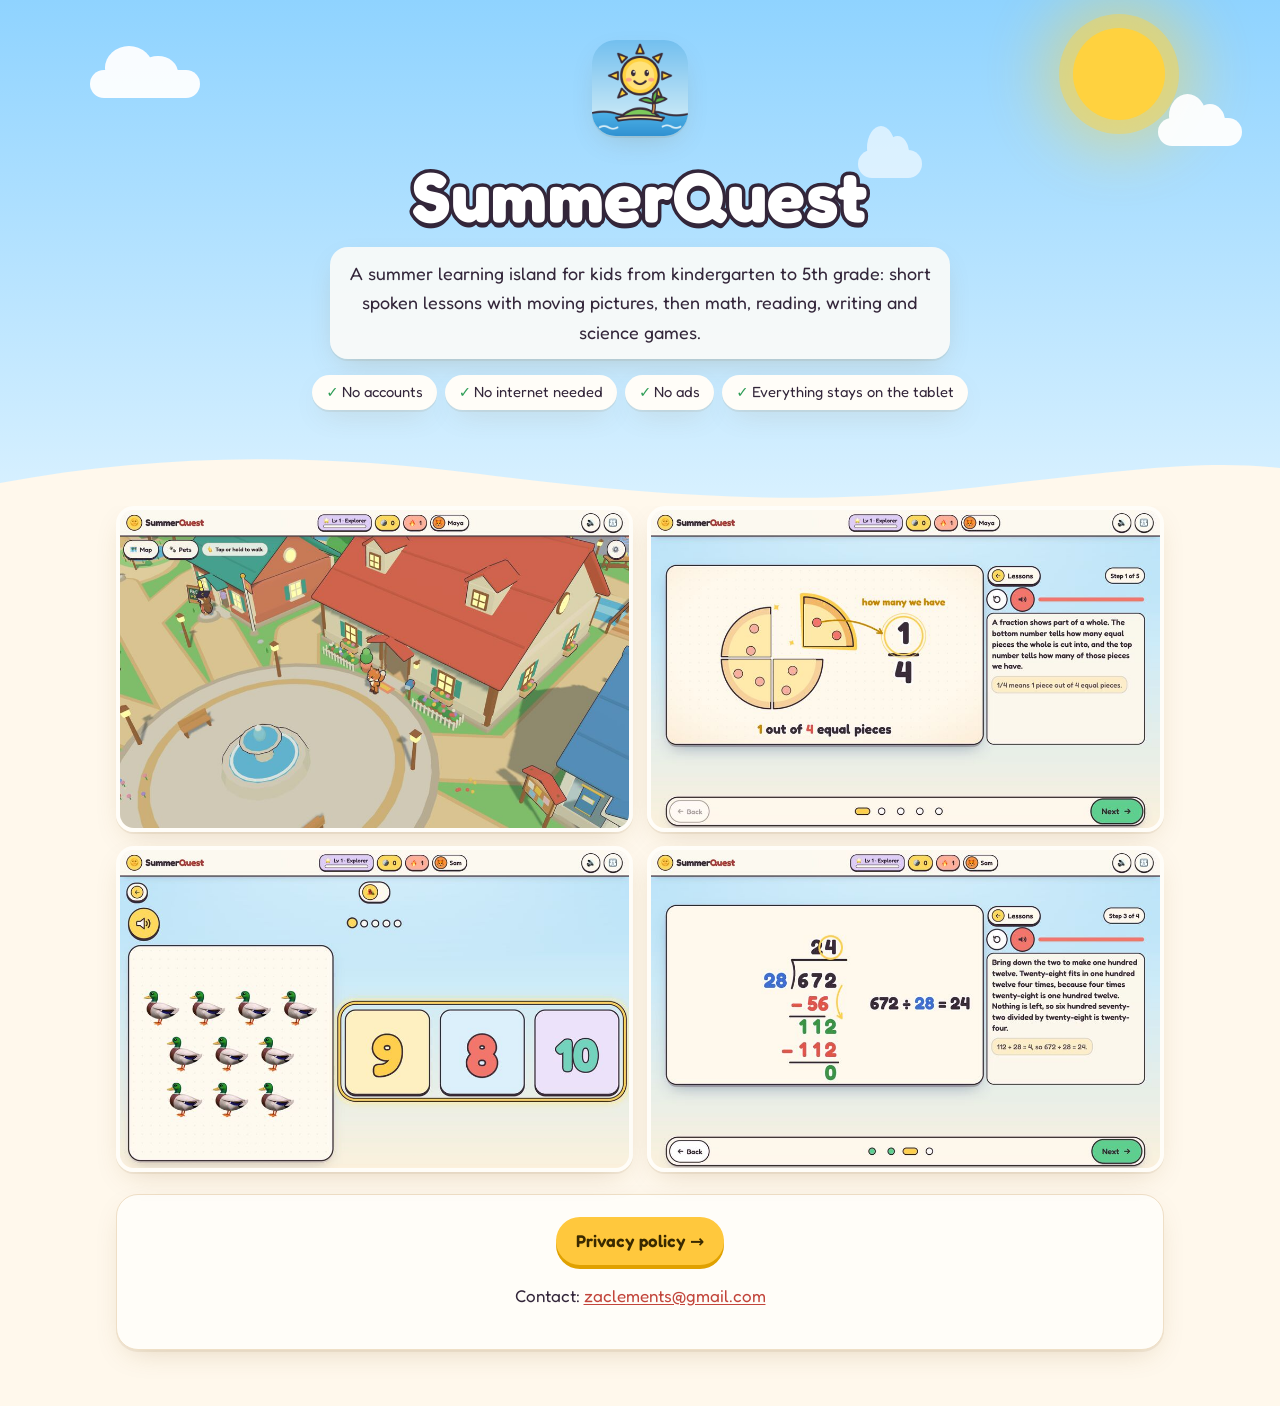
<file: index.html>
<!doctype html><html lang="en"><head><meta charset="utf-8">
<meta name="viewport" content="width=device-width,initial-scale=1">
<meta name="color-scheme" content="light dark">
<title>SummerQuest</title><meta name="description" content="SummerQuest: a summer learning island for kids from kindergarten to 5th grade.">
<link rel="icon" href="icon.png"><link rel="stylesheet" href="style.css">
<link rel="preload" href="fonts/fredoka-latin-600-normal.woff2" as="font" type="font/woff2" crossorigin>
</head><body>
<header class="hero home"><div class="sky" aria-hidden="true"><span class="sun"></span><span class="cloud c1"></span><span class="cloud c2"></span><span class="cloud c3"></span></div>
  <div class="hero-in">
    <img class="app-icon" src="icon.png" alt="" width="96" height="96">
    <h1 class="logo">SummerQuest</h1>
    <p class="lede">A summer learning island for kids from kindergarten to 5th grade: short spoken lessons with moving pictures, then math, reading, writing and science games.</p>
    <ul class="chips"><li>No accounts</li><li>No internet needed</li><li>No ads</li><li>Everything stays on the tablet</li></ul>
  </div><svg class="wave" viewBox="0 0 1440 80" preserveAspectRatio="none" aria-hidden="true"><path d="M0 48C180 8 360 8 540 36s360 44 540 20 270-40 360-28v104H0z"/></svg>
</header>
<main class="home-main">
  <div class="shots"><figure><img src="img/01-world.jpg" alt="The island world, with houses, paths and a pet fox" width="960" height="600" loading="lazy"></figure><figure><img src="img/02-lesson-fractions.jpg" alt="A spoken lesson: one out of four equal pizza slices" width="960" height="600" loading="lazy"></figure><figure><img src="img/08-k-listen-play.jpg" alt="Kindergarten Listen and Play" width="960" height="600" loading="lazy"></figure><figure><img src="img/10-g5-long-division.jpg" alt="Fifth-grade long division" width="960" height="600" loading="lazy"></figure></div>
  <div class="card links">
    <a class="btn" href="privacy/">Privacy policy →</a>
    <p>Contact: <a href="mailto:zaclements@gmail.com">zaclements@gmail.com</a></p>
  </div>
</main>
</body></html>
</file>
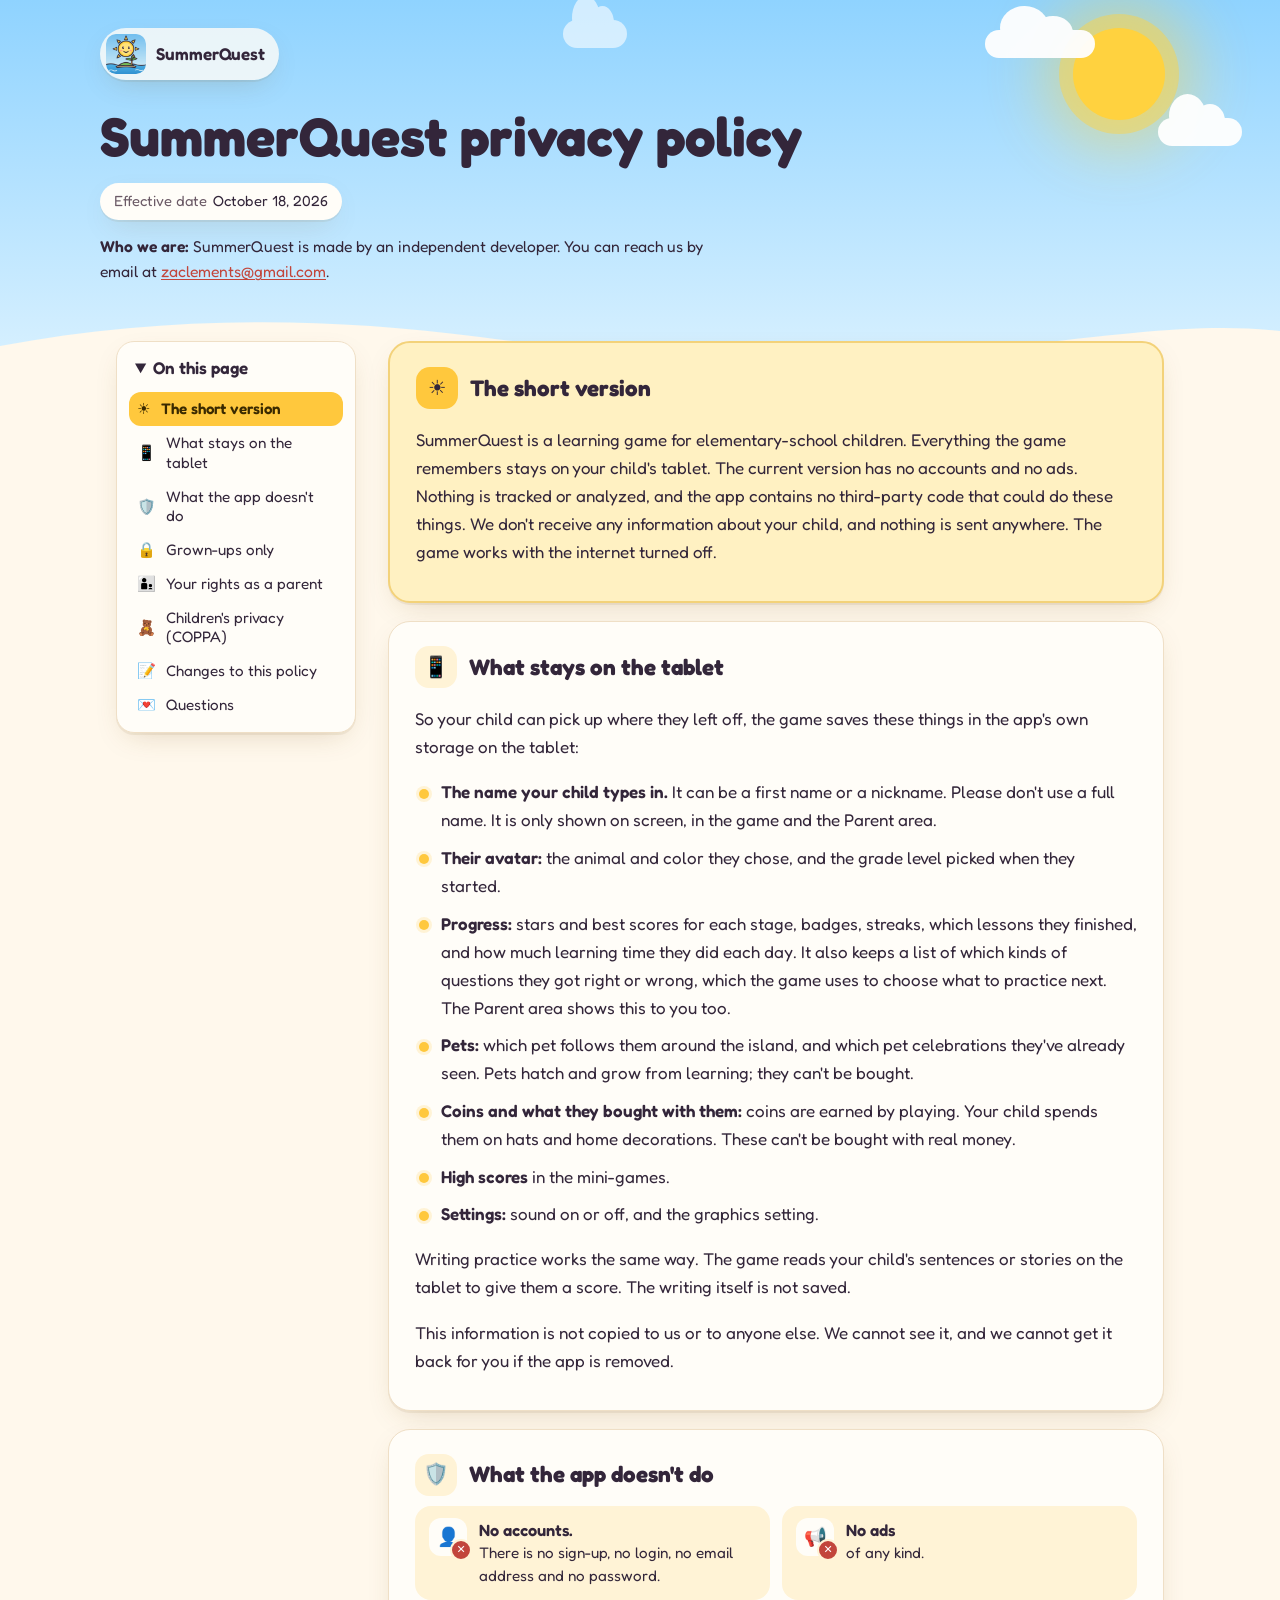
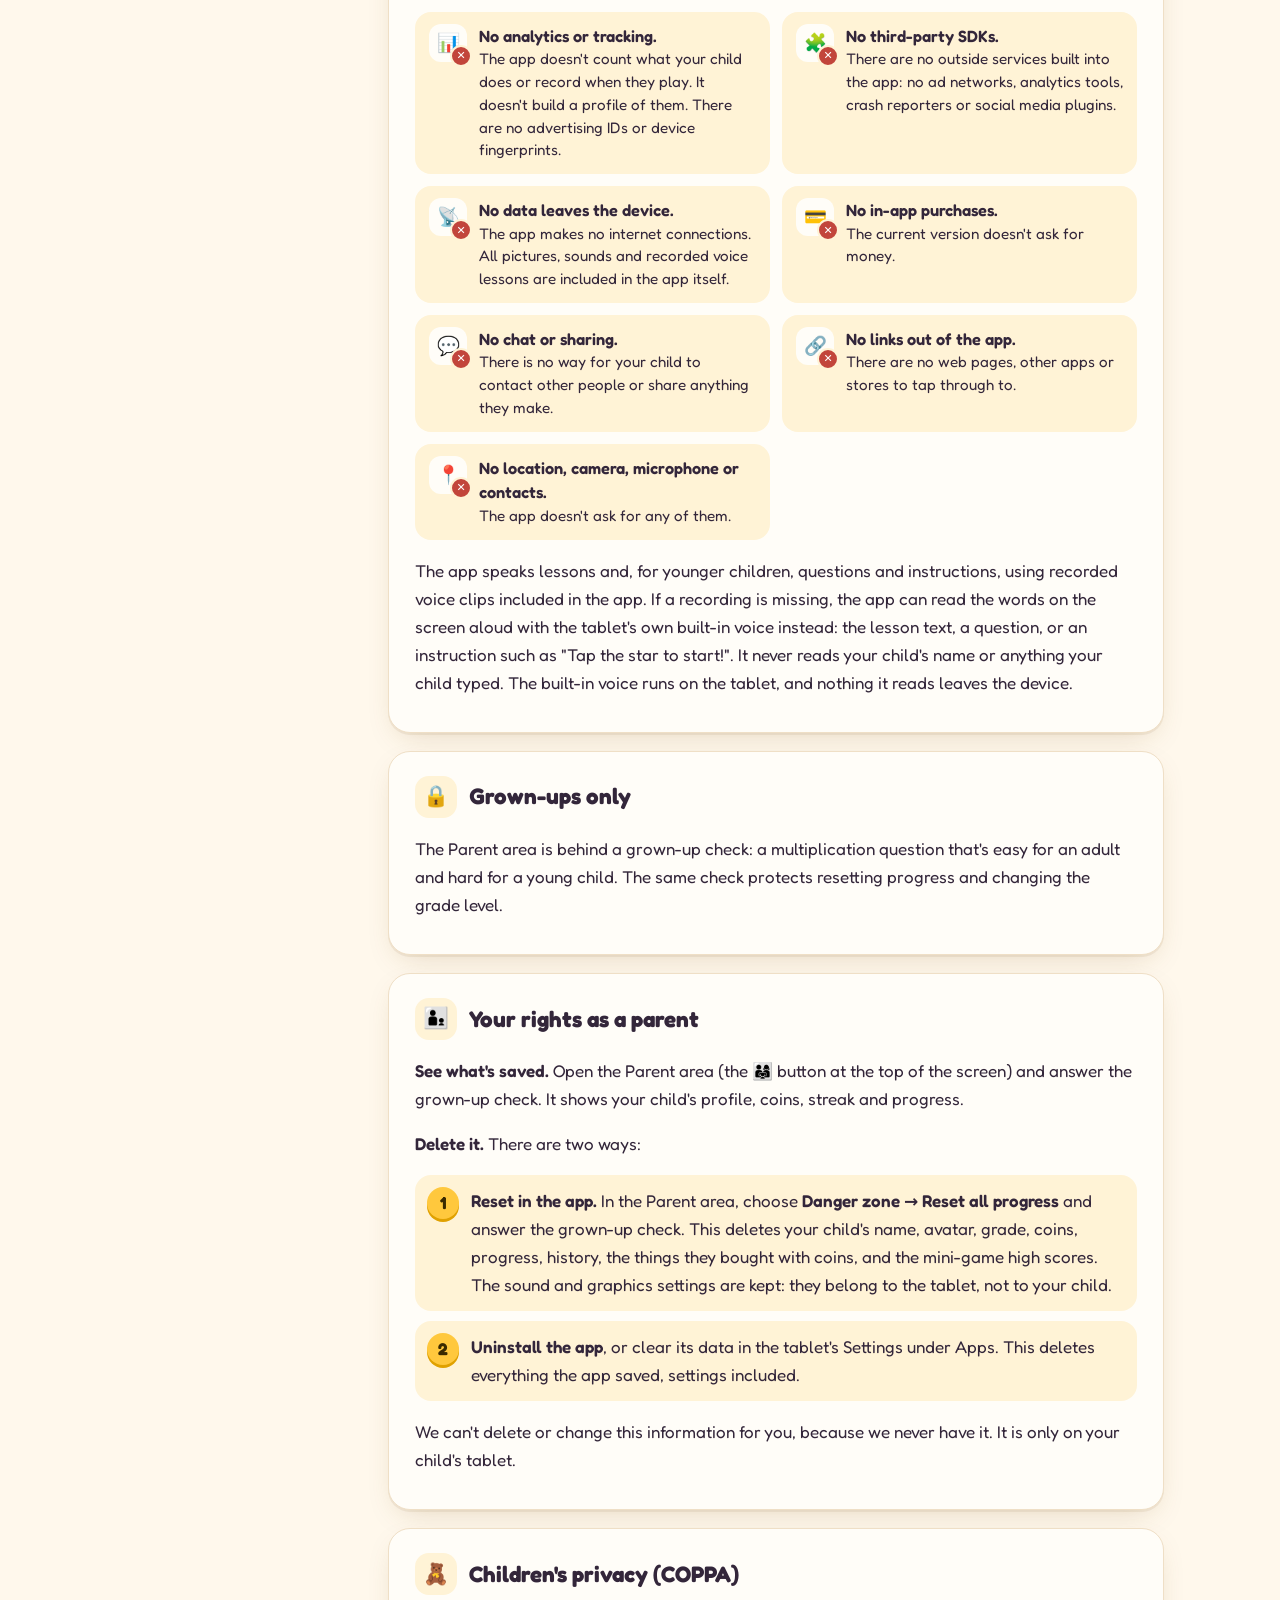
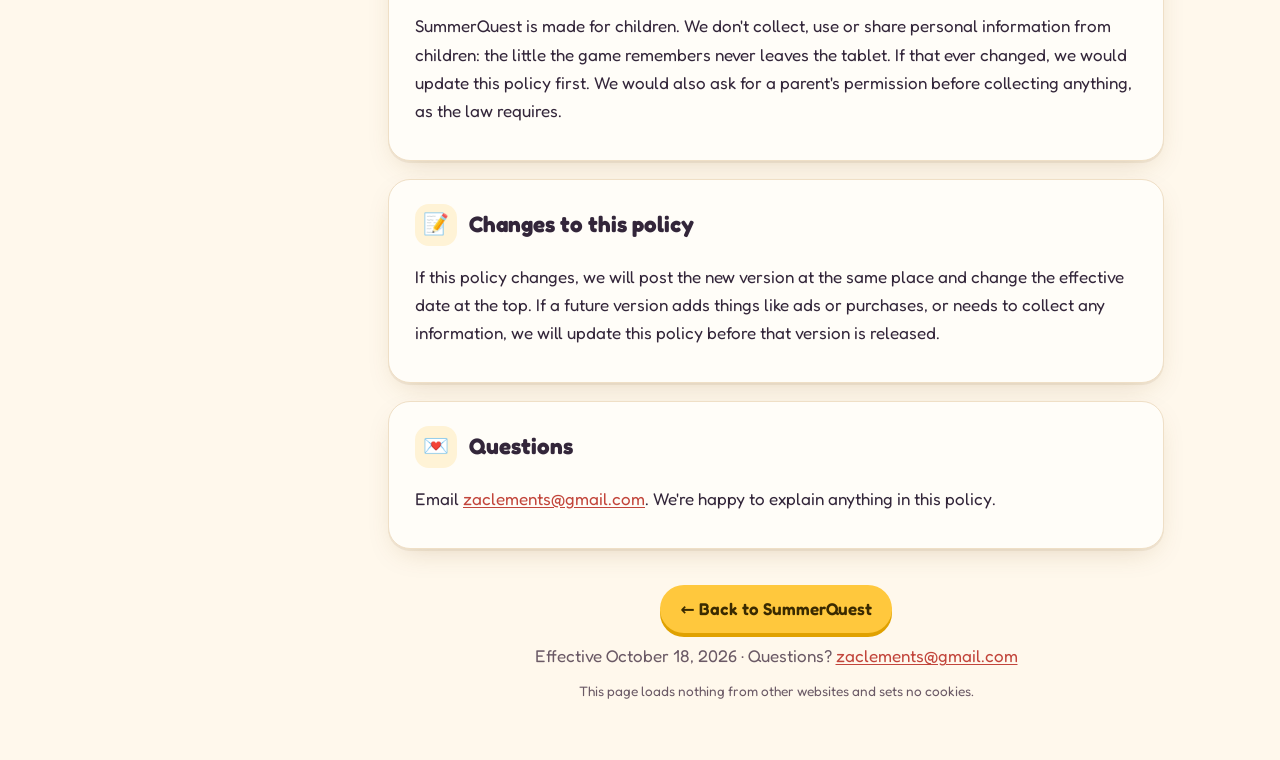
<file: privacy/index.html>
<!doctype html><html lang="en"><head><meta charset="utf-8">
<meta name="viewport" content="width=device-width,initial-scale=1">
<meta name="color-scheme" content="light dark">
<title>SummerQuest Privacy Policy</title><meta name="description" content="Privacy policy for SummerQuest, a learning game for elementary-school children. Nothing leaves the tablet.">
<link rel="icon" href="../icon.png"><link rel="stylesheet" href="../style.css">
<link rel="preload" href="../fonts/fredoka-latin-600-normal.woff2" as="font" type="font/woff2" crossorigin>
</head><body>
<header class="hero"><div class="sky" aria-hidden="true"><span class="sun"></span><span class="cloud c1"></span><span class="cloud c2"></span><span class="cloud c3"></span></div>
  <div class="hero-in">
    <a class="brand" href="../"><img src="../icon.png" alt="" width="40" height="40">SummerQuest</a>
    <h1>SummerQuest privacy policy</h1>
    <ul class="facts"><li><span>Effective date</span>October 18, 2026</li></ul><p class="who"><strong>Who we are:</strong> SummerQuest is made by an independent developer. You can reach us by email at <a href="mailto:zaclements@gmail.com">zaclements@gmail.com</a>.</p>
  </div><svg class="wave" viewBox="0 0 1440 80" preserveAspectRatio="none" aria-hidden="true"><path d="M0 48C180 8 360 8 540 36s360 44 540 20 270-40 360-28v104H0z"/></svg>
</header>
<div class="layout">
  <nav class="toc" aria-label="On this page"><details open><summary>On this page</summary><ol><li><a href="#the-short-version"><span aria-hidden="true">☀️</span>The short version</a></li><li><a href="#what-stays-on-the-tablet"><span aria-hidden="true">📱</span>What stays on the tablet</a></li><li><a href="#what-the-app-doesn-t-do"><span aria-hidden="true">🛡️</span>What the app doesn't do</a></li><li><a href="#grown-ups-only"><span aria-hidden="true">🔒</span>Grown-ups only</a></li><li><a href="#your-rights-as-a-parent"><span aria-hidden="true">🧑‍🧒</span>Your rights as a parent</a></li><li><a href="#children-s-privacy-coppa"><span aria-hidden="true">🧸</span>Children's privacy (COPPA)</a></li><li><a href="#changes-to-this-policy"><span aria-hidden="true">📝</span>Changes to this policy</a></li><li><a href="#questions"><span aria-hidden="true">💌</span>Questions</a></li></ol></details></nav>
  <main class="sections"><section class="card summary" id="the-short-version"><h2><span class="h-icon" aria-hidden="true">☀️</span>The short version<a class="anchor" href="#the-short-version" aria-label="Link to this section">#</a></h2><p>SummerQuest is a learning game for elementary-school children. Everything the game remembers stays on your child's tablet. The current version has no accounts and no ads. Nothing is tracked or analyzed, and the app contains no third-party code that could do these things. We don't receive any information about your child, and nothing is sent anywhere. The game works with the internet turned off.</p></section><section class="card" id="what-stays-on-the-tablet"><h2><span class="h-icon" aria-hidden="true">📱</span>What stays on the tablet<a class="anchor" href="#what-stays-on-the-tablet" aria-label="Link to this section">#</a></h2><p>So your child can pick up where they left off, the game saves these things in the app's own storage on the tablet:</p><ul><li><strong>The name your child types in.</strong> It can be a first name or a nickname. Please don't use a full name. It is only shown on screen, in the game and the Parent area.</li><li><strong>Their avatar:</strong> the animal and color they chose, and the grade level picked when they started.</li><li><strong>Progress:</strong> stars and best scores for each stage, badges, streaks, which lessons they finished, and how much learning time they did each day. It also keeps a list of which kinds of questions they got right or wrong, which the game uses to choose what to practice next. The Parent area shows this to you too.</li><li><strong>Pets:</strong> which pet follows them around the island, and which pet celebrations they've already seen. Pets hatch and grow from learning; they can't be bought.</li><li><strong>Coins and what they bought with them:</strong> coins are earned by playing. Your child spends them on hats and home decorations. These can't be bought with real money.</li><li><strong>High scores</strong> in the mini-games.</li><li><strong>Settings:</strong> sound on or off, and the graphics setting.</li></ul><p>Writing practice works the same way. The game reads your child's sentences or stories on the tablet to give them a score. The writing itself is not saved.</p><p>This information is not copied to us or to anyone else. We cannot see it, and we cannot get it back for you if the app is removed.</p></section><section class="card" id="what-the-app-doesn-t-do"><h2><span class="h-icon" aria-hidden="true">🛡️</span>What the app doesn't do<a class="anchor" href="#what-the-app-doesn-t-do" aria-label="Link to this section">#</a></h2><ul class="tiles"><li class="tile"><span class="tile-icon" aria-hidden="true">👤</span><div><strong>No accounts.</strong> There is no sign-up, no login, no email address and no password.</div></li><li class="tile"><span class="tile-icon" aria-hidden="true">📢</span><div><strong>No ads</strong> of any kind.</div></li><li class="tile"><span class="tile-icon" aria-hidden="true">📊</span><div><strong>No analytics or tracking.</strong> The app doesn't count what your child does or record when they play. It doesn't build a profile of them. There are no advertising IDs or device fingerprints.</div></li><li class="tile"><span class="tile-icon" aria-hidden="true">🧩</span><div><strong>No third-party SDKs.</strong> There are no outside services built into the app: no ad networks, analytics tools, crash reporters or social media plugins.</div></li><li class="tile"><span class="tile-icon" aria-hidden="true">📡</span><div><strong>No data leaves the device.</strong> The app makes no internet connections. All pictures, sounds and recorded voice lessons are included in the app itself.</div></li><li class="tile"><span class="tile-icon" aria-hidden="true">💳</span><div><strong>No in-app purchases.</strong> The current version doesn't ask for money.</div></li><li class="tile"><span class="tile-icon" aria-hidden="true">💬</span><div><strong>No chat or sharing.</strong> There is no way for your child to contact other people or share anything they make.</div></li><li class="tile"><span class="tile-icon" aria-hidden="true">🔗</span><div><strong>No links out of the app.</strong> There are no web pages, other apps or stores to tap through to.</div></li><li class="tile"><span class="tile-icon" aria-hidden="true">📍</span><div><strong>No location, camera, microphone or contacts.</strong> The app doesn't ask for any of them.</div></li></ul><p>The app speaks lessons and, for younger children, questions and instructions, using recorded voice clips included in the app. If a recording is missing, the app can read the words on the screen aloud with the tablet's own built-in voice instead: the lesson text, a question, or an instruction such as "Tap the star to start!". It never reads your child's name or anything your child typed. The built-in voice runs on the tablet, and nothing it reads leaves the device.</p></section><section class="card" id="grown-ups-only"><h2><span class="h-icon" aria-hidden="true">🔒</span>Grown-ups only<a class="anchor" href="#grown-ups-only" aria-label="Link to this section">#</a></h2><p>The Parent area is behind a grown-up check: a multiplication question that's easy for an adult and hard for a young child. The same check protects resetting progress and changing the grade level.</p></section><section class="card" id="your-rights-as-a-parent"><h2><span class="h-icon" aria-hidden="true">🧑‍🧒</span>Your rights as a parent<a class="anchor" href="#your-rights-as-a-parent" aria-label="Link to this section">#</a></h2><p><strong>See what's saved.</strong> Open the Parent area (the 👨‍👩‍👧 button at the top of the screen) and answer the grown-up check. It shows your child's profile, coins, streak and progress.</p><p><strong>Delete it.</strong> There are two ways:</p><ol class="steps"><li><strong>Reset in the app.</strong> In the Parent area, choose <strong>Danger zone → Reset all progress</strong> and answer the grown-up check. This deletes your child's name, avatar, grade, coins, progress, history, the things they bought with coins, and the mini-game high scores. The sound and graphics settings are kept: they belong to the tablet, not to your child.</li><li><strong>Uninstall the app</strong>, or clear its data in the tablet's Settings under Apps. This deletes everything the app saved, settings included.</li></ol><p>We can't delete or change this information for you, because we never have it. It is only on your child's tablet.</p></section><section class="card" id="children-s-privacy-coppa"><h2><span class="h-icon" aria-hidden="true">🧸</span>Children's privacy (COPPA)<a class="anchor" href="#children-s-privacy-coppa" aria-label="Link to this section">#</a></h2><p>SummerQuest is made for children. We don't collect, use or share personal information from children: the little the game remembers never leaves the tablet. If that ever changed, we would update this policy first. We would also ask for a parent's permission before collecting anything, as the law requires.</p></section><section class="card" id="changes-to-this-policy"><h2><span class="h-icon" aria-hidden="true">📝</span>Changes to this policy<a class="anchor" href="#changes-to-this-policy" aria-label="Link to this section">#</a></h2><p>If this policy changes, we will post the new version at the same place and change the effective date at the top. If a future version adds things like ads or purchases, or needs to collect any information, we will update this policy before that version is released.</p></section><section class="card" id="questions"><h2><span class="h-icon" aria-hidden="true">💌</span>Questions<a class="anchor" href="#questions" aria-label="Link to this section">#</a></h2><p>Email <a href="mailto:zaclements@gmail.com">zaclements@gmail.com</a>. We're happy to explain anything in this policy.</p></section></main>
</div>
<footer class="foot"><div>
  <a class="btn" href="../">← Back to SummerQuest</a>
  <p>Effective October 18, 2026 · Questions? <a href="mailto:zaclements@gmail.com">zaclements@gmail.com</a></p>
  <p class="small">This page loads nothing from other websites and sets no cookies.</p>
</div></footer>
<script>
// highlight the section being read in the contents list
(function () {
  var links = {}; document.querySelectorAll('.toc a').forEach(function (a) { links[a.hash.slice(1)] = a })
  if (!('IntersectionObserver' in window)) return
  var io = new IntersectionObserver(function (es) {
    es.forEach(function (e) {
      if (!e.isIntersecting) return
      for (var k in links) links[k].classList.toggle('on', k === e.target.id)
    })
  }, { rootMargin: '-30% 0px -60% 0px' })
  document.querySelectorAll('.sections section').forEach(function (s) { io.observe(s) })
  if (window.matchMedia('(max-width: 979px)').matches) document.querySelector('.toc details').removeAttribute('open')
})()
</script>
</body></html>
</file>
<file: style.css>
/* SummerQuest public pages: the app's look (sky, sun, cream cards, golden buttons, Fredoka). */
@font-face{font-family:Fredoka;font-weight:400;font-display:swap;src:url(fonts/fredoka-latin-400-normal.woff2) format("woff2")}
@font-face{font-family:Fredoka;font-weight:600;font-display:swap;src:url(fonts/fredoka-latin-600-normal.woff2) format("woff2")}
@font-face{font-family:Fredoka;font-weight:700;font-display:swap;src:url(fonts/fredoka-latin-700-normal.woff2) format("woff2")}

:root{
  --sky-top:#8fd3ff;--sky-bot:#d9f1ff;--sun:#ffd23f;--sun-glow:rgba(255,210,63,.45);--cloud:#fff;
  --bg:#fff8ec;--card:#fffdf8;--ink:#33263a;--soft:#6b5a66;--line:#efdfc6;
  --accent:#c2453b;--gold:#ffc83d;--gold-dark:#e0a100;--gold-ink:#3a2a00;
  --tile:#fff3d6;--sum:#fff1c2;--sum-line:#f3d27a;--shadow:0 2px 0 rgba(120,80,20,.08),0 10px 30px -12px rgba(120,80,20,.25);
}
@media (prefers-color-scheme:dark){:root{
  --sky-top:#0e1a3a;--sky-bot:#2a2a52;--sun:#f4ecd0;--sun-glow:rgba(244,236,208,.25);--cloud:#3b3f68;
  --bg:#1d1822;--card:#28212d;--ink:#f3e9df;--soft:#c9b9c3;--line:#40354a;
  --accent:#ff8f7f;--gold:#ffc83d;--gold-dark:#c88f00;--gold-ink:#2a1e00;
  --tile:#33293a;--sum:#3a3020;--sum-line:#6b5626;--shadow:0 10px 30px -14px rgba(0,0,0,.6);
}}

*{box-sizing:border-box}
html{-webkit-text-size-adjust:100%;scroll-behavior:smooth;scroll-padding-top:16px}
@media (prefers-reduced-motion:reduce){html{scroll-behavior:auto}*{animation:none!important}}
body{margin:0;background:var(--bg);color:var(--ink);font:17px/1.65 Fredoka,ui-rounded,"SF Pro Rounded",system-ui,-apple-system,"Segoe UI",Roboto,sans-serif}
a{color:var(--accent);text-underline-offset:2px}
strong{font-weight:600}
h1,h2{font-weight:700;line-height:1.2}

/* ── sky hero ── */
.hero{position:relative;overflow:hidden;background:linear-gradient(var(--sky-top),var(--sky-bot));padding:28px 16px 84px}
.sky{position:absolute;inset:0;pointer-events:none}
.sun{position:absolute;top:28px;right:9%;width:92px;height:92px;border-radius:50%;background:var(--sun);
  box-shadow:0 0 0 14px var(--sun-glow),0 0 60px 30px var(--sun-glow)}
.cloud{position:absolute;height:28px;border-radius:28px;background:var(--cloud);opacity:.95;animation:drift 40s linear infinite alternate}
.cloud::before,.cloud::after{content:"";position:absolute;bottom:8px;border-radius:50%;background:inherit}
.cloud::before{left:14%;width:44%;height:44px}.cloud::after{left:44%;width:36%;height:34px}
.c1{top:30px;right:calc(9% + 70px);width:110px}.c2{top:118px;right:3%;width:84px;animation-duration:55s}.c3{top:20px;left:44%;width:64px;opacity:.6;animation-duration:70s}
.home .c1{right:auto;left:7%;top:70px}.home .c3{left:auto;right:28%;top:150px}
@media (max-width:700px){.c2,.c3{display:none}.c1{top:96px;right:4%;width:72px}.sun{width:64px;height:64px;top:18px;right:6%}}
@keyframes drift{to{transform:translateX(40px)}}
.wave{position:absolute;left:0;bottom:-1px;width:100%;height:60px}.wave path{fill:var(--bg)}
.hero-in{position:relative;max-width:1080px;margin:0 auto}
.brand{display:inline-flex;align-items:center;gap:10px;color:var(--ink);text-decoration:none;font-weight:600;
  background:color-mix(in srgb,var(--card) 80%,transparent);padding:6px 14px 6px 6px;border-radius:999px;box-shadow:var(--shadow)}
.brand img{border-radius:10px}
.hero h1{font-size:clamp(2.2rem,6vw,3.4rem);margin:22px 0 14px}
.facts{list-style:none;margin:0;padding:0;display:flex;flex-wrap:wrap;gap:8px}
.facts li{background:var(--card);border-radius:999px;padding:6px 14px;font-size:.92rem;box-shadow:var(--shadow)}
.facts span{color:var(--soft);margin-right:6px}
.who{max-width:640px;margin:14px 0 0;font-size:.98rem}.who strong{font-weight:600}

/* ── contents + sections ── */
.layout{position:relative;z-index:1;max-width:1080px;margin:0 auto;padding:0 16px 24px;display:grid;gap:20px}
@media (min-width:980px){.layout{grid-template-columns:240px 1fr;gap:32px;margin-top:-28px}
  .toc{position:sticky;top:16px;align-self:start}}
.toc details{background:var(--card);border:1px solid var(--line);border-radius:18px;padding:10px 12px;box-shadow:var(--shadow)}
.toc summary{cursor:pointer;font-weight:600;padding:2px 6px;list-style-position:inside}
.toc ol{list-style:none;margin:8px 0 0;padding:0}
.toc a{display:flex;gap:10px;align-items:center;padding:7px 8px;border-radius:12px;color:var(--ink);text-decoration:none;font-size:.95rem;line-height:1.3}
.toc a:hover{background:var(--tile)}
.toc a.on{background:var(--gold);color:var(--gold-ink);font-weight:600}
.sections{min-width:0;display:grid;gap:18px}
.card{background:var(--card);border:1px solid var(--line);border-radius:22px;padding:6px 26px 18px;box-shadow:var(--shadow)}
@media (max-width:600px){.card{padding:4px 18px 14px;border-radius:18px}}
.card h2{display:flex;align-items:center;gap:12px;font-size:1.4rem;margin:18px 0 10px}
.h-icon{display:grid;place-items:center;flex:none;width:42px;height:42px;border-radius:14px;background:var(--tile);font-size:1.3rem}
.anchor{margin-left:auto;color:var(--soft);text-decoration:none;opacity:0;font-weight:400;transition:opacity .15s}
.card h2:hover .anchor,.anchor:focus{opacity:1}
.summary{background:var(--sum);border:2px solid var(--sum-line);font-size:1.06rem}
.summary .h-icon{background:var(--gold)}
.card ul:not(.tiles){padding-left:0;list-style:none}
.card ul:not(.tiles) li{position:relative;padding-left:26px;margin:.6rem 0}
.card ul:not(.tiles) li::before{content:"";position:absolute;left:4px;top:.62em;width:10px;height:10px;border-radius:50%;background:var(--gold);box-shadow:0 0 0 3px var(--tile)}

/* the "what the app doesn't do" list as tiles */
.tiles{list-style:none;margin:8px 0 14px;padding:0;display:grid;gap:12px;grid-template-columns:repeat(auto-fill,minmax(250px,1fr))}
.tile{display:flex;gap:12px;align-items:flex-start;background:var(--tile);border-radius:16px;padding:12px 14px;font-size:.95rem;line-height:1.5}
.tile-icon{position:relative;flex:none;display:grid;place-items:center;width:38px;height:38px;border-radius:12px;background:var(--card);font-size:1.15rem}
.tile-icon::after{content:"✕";position:absolute;right:-5px;bottom:-5px;width:18px;height:18px;border-radius:50%;
  display:grid;place-items:center;background:var(--accent);color:#fff;font-size:11px;font-weight:700;line-height:1;border:2px solid var(--tile)}
.tile strong{display:block;font-size:1.02rem}

/* numbered steps */
.steps{counter-reset:s;list-style:none;padding:0}
.steps li{counter-increment:s;position:relative;padding:12px 14px 12px 56px;margin:10px 0;background:var(--tile);border-radius:16px}
.steps li::before{content:counter(s);position:absolute;left:12px;top:12px;width:32px;height:32px;border-radius:50%;
  display:grid;place-items:center;background:var(--gold);color:var(--gold-ink);font-weight:700;box-shadow:0 3px 0 var(--gold-dark)}

/* ── buttons + footer ── */
.btn{display:inline-block;background:var(--gold);color:var(--gold-ink);font-weight:600;text-decoration:none;
  padding:10px 20px;border-radius:999px;box-shadow:0 4px 0 var(--gold-dark);transition:transform .1s,box-shadow .1s}
.btn:hover{transform:translateY(-1px);box-shadow:0 5px 0 var(--gold-dark)}
.btn:active{transform:translateY(3px);box-shadow:0 1px 0 var(--gold-dark)}
.foot{max-width:1080px;margin:0 auto;padding:12px 16px 48px;text-align:center;color:var(--soft)}
.foot p{margin:.6rem 0}.small{font-size:.85rem}
@media (min-width:980px){.foot{padding-left:288px}}
:focus-visible{outline:3px solid var(--accent);outline-offset:2px;border-radius:6px}

/* ── landing ── */
.home{text-align:center;padding-bottom:96px}
.app-icon{border-radius:24px;box-shadow:var(--shadow);margin-top:12px}
.logo{font-size:clamp(2.6rem,9vw,4.4rem)!important;margin:10px 0 8px!important;color:#fff;
  -webkit-text-stroke:7px #33263a;paint-order:stroke fill;letter-spacing:.5px;text-shadow:0 5px 0 #33263a}
.lede{max-width:620px;margin:0 auto 16px;font-size:1.12rem;background:color-mix(in srgb,var(--card) 85%,transparent);
  padding:12px 18px;border-radius:18px;box-shadow:var(--shadow)}
.chips{list-style:none;padding:0;margin:0;display:flex;flex-wrap:wrap;justify-content:center;gap:8px}
.chips li{background:var(--card);border-radius:999px;padding:5px 14px;font-size:.92rem;box-shadow:var(--shadow)}
.chips li::before{content:"✓ ";color:#2e9d57;font-weight:700}
.home-main{max-width:1080px;margin:0 auto;padding:0 16px 56px}
.shots{display:grid;gap:14px;grid-template-columns:repeat(auto-fit,minmax(min(100%,420px),1fr))}
.shots figure{margin:0}
.shots img{display:block;width:100%;height:auto;border-radius:18px;border:4px solid var(--card);box-shadow:var(--shadow)}
.links{margin-top:22px;text-align:center;padding:22px}

@media print{
  .sky,.wave,.toc,.foot .btn,.anchor,script{display:none!important}
  .hero{background:none;padding:0 0 8px}.layout{display:block;margin:0}
  .card{box-shadow:none;break-inside:avoid-page;border-color:#ccc}body{font-size:12pt}
}
</file>
